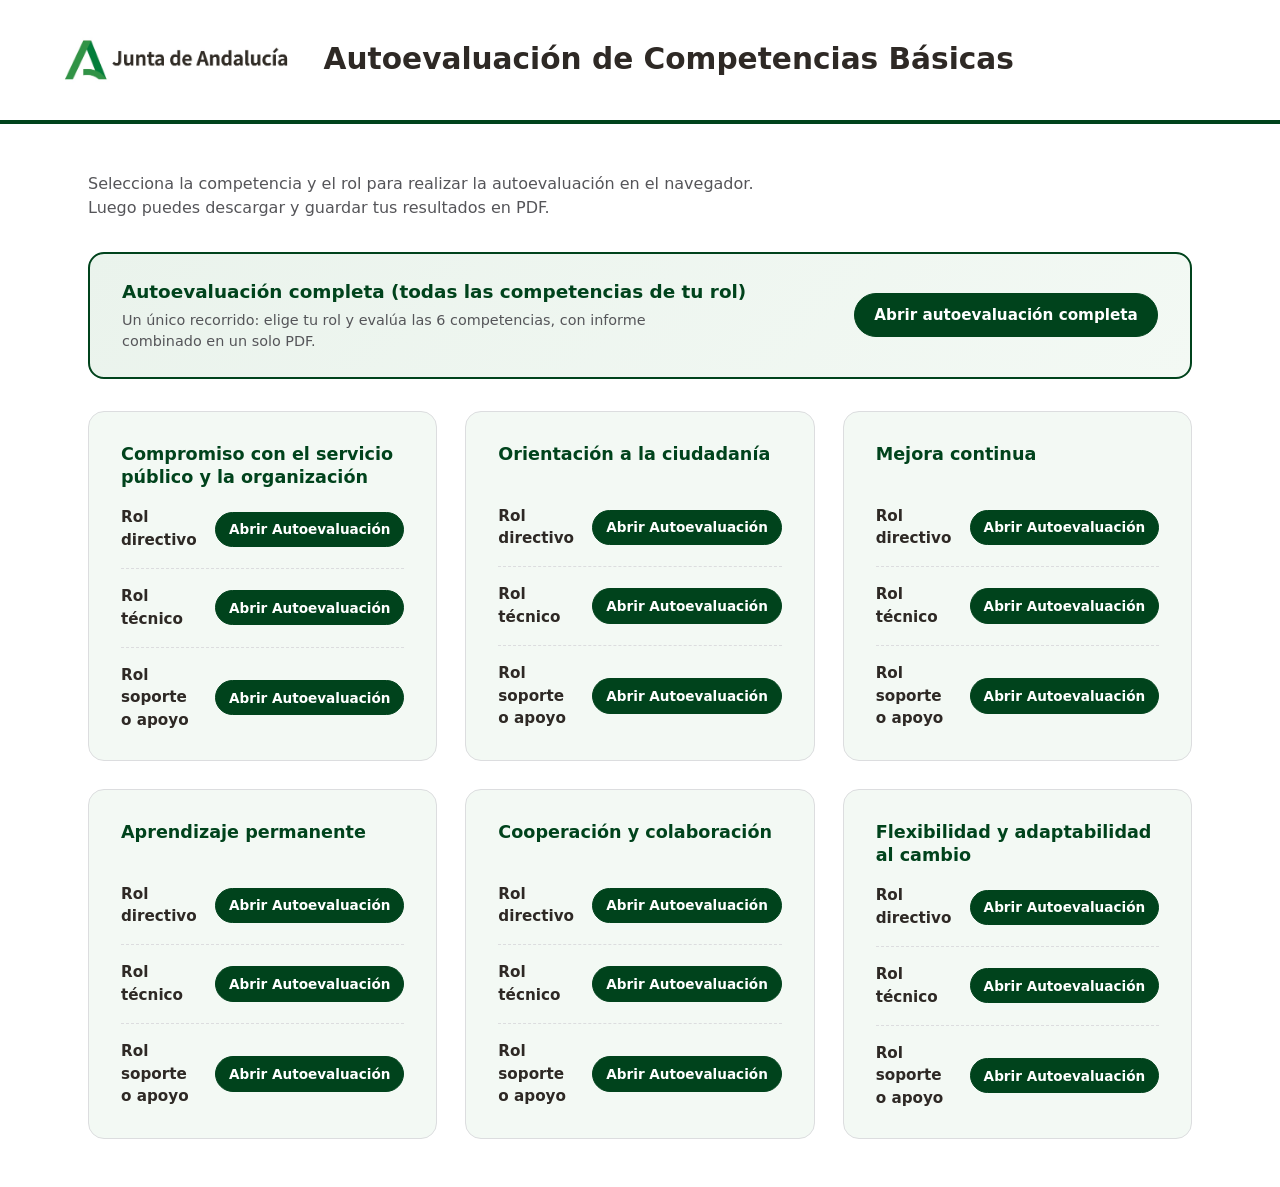
<file: index.html>
<!doctype html>
<html lang="es">
<head>
<meta charset="utf-8"/>
<meta name="viewport" content="width=device-width, initial-scale=1"/>
<title>Autoevaluación de Competencias Básicas · Junta de Andalucía</title>
<style>
  :root{--verde:#00431c;--verde2:#005a25;--tinta:#2e2925;--suave:#f3f9f4;--borde:#dcdddf;--gris:#555559}
  *{box-sizing:border-box}
  body{margin:0;font-family:system-ui,-apple-system,"Segoe UI",Roboto,Arial,sans-serif;color:var(--tinta);background:#fff;line-height:1.5}
  header{display:flex;align-items:center;gap:1.25rem;padding:1.5rem clamp(1rem,4vw,3rem);border-bottom:4px solid var(--verde)}
  header img{height:72px;width:auto;flex:0 0 auto}
  header .h{display:flex;flex-direction:column;justify-content:center}
  header h1{margin:0;font-size:clamp(1.3rem,3vw,1.85rem);line-height:1.2}
  main{max-width:1200px;margin:0 auto;padding:clamp(1.25rem,4vw,3rem)}
  .intro{color:var(--gris);margin:0;max-width:70ch}
  .grid{display:grid;gap:1.75rem;grid-template-columns:repeat(auto-fill,minmax(340px,1fr));margin-top:2rem}
  .card{border:1px solid var(--borde);border-radius:16px;padding:1.75rem 2rem;background:var(--suave)}
  .card h2{margin:.2rem 0 1.1rem;font-size:1.1rem;line-height:1.3;min-height:2.5em;color:var(--verde)}
  .roles{list-style:none;margin:0;padding:0;display:flex;flex-direction:column;gap:1rem}
  .role{display:flex;flex-direction:row;align-items:center;justify-content:space-between;gap:1rem;padding-bottom:1rem;border-bottom:1px dashed var(--borde)}
  .role:last-child{border-bottom:0;padding-bottom:0}
  .role-name{font-weight:600;font-size:.95rem}
  .role-links{display:flex;gap:.5rem;flex-shrink:0}
  .btn{white-space:nowrap}
  .btn{display:inline-block;text-decoration:none;font-size:.85rem;font-weight:600;padding:.4rem .8rem;border-radius:999px;background:var(--verde);color:#fff;border:1px solid var(--verde)}
  .btn:hover{background:var(--verde2)}
  .btn-ghost{background:#fff;color:var(--verde);}
  .btn-ghost:hover{background:#eaf3ec}
  footer{max-width:1200px;margin:0 auto;padding:1.5rem clamp(1.25rem,4vw,3rem);color:var(--gris);font-size:.85rem;border-top:1px solid var(--borde)}
  .featured{display:flex;flex-wrap:wrap;align-items:center;justify-content:space-between;gap:1rem;margin:2rem 0 0;padding:1.5rem 2rem;border:2px solid var(--verde);border-radius:16px;background:linear-gradient(135deg,#eaf3ec,var(--suave))}
  .featured h2{margin:0 0 .25rem;font-size:1.15rem;color:var(--verde)}
  .featured p{margin:0;color:var(--gris);max-width:60ch;font-size:.9rem}
  .featured .btn{font-size:.95rem;padding:.6rem 1.2rem}
</style>
</head>
<body>
<header>
  <img src="media/Logo-JuntaAndalucia.jpg" alt="Junta de Andalucía"/>
  <div class="h">
    <h1>Autoevaluación de Competencias Básicas</h1>
  </div>
</header>
<main>
  <p class="intro">Selecciona la competencia y el rol para realizar la autoevaluación en el navegador.
  Luego puedes descargar y guardar tus resultados en PDF.</p>
  <section class="featured">
    <div>
      <h2>Autoevaluación completa (todas las competencias de tu rol)</h2>
      <p>Un único recorrido: elige tu rol y evalúa las 6 competencias, con informe combinado en un solo PDF.</p>
    </div>
    <a class="btn" href="SUPERSCORM/index.html">Abrir autoevaluación completa</a>
  </section>
  <div class="grid">
    <article class="card">
      <h2>Compromiso con el servicio público y la organización</h2>
      <ul class="roles">
        <li class="role">
          <span class="role-name">Rol directivo</span>
          <span class="role-links">
            <a class="btn" href="Compromiso%20SPO_Rol%20directivo/index.html">Abrir Autoevaluación</a>
          </span>
        </li>
        <li class="role">
          <span class="role-name">Rol técnico</span>
          <span class="role-links">
            <a class="btn" href="Compromiso%20SPO_Rol%20t%C3%A9cnico/index.html">Abrir Autoevaluación</a>
          </span>
        </li>
        <li class="role">
          <span class="role-name">Rol soporte o apoyo</span>
          <span class="role-links">
            <a class="btn" href="Compromiso%20SPO_Rol%20soporte%20o%20apoyo/index.html">Abrir Autoevaluación</a>
          </span>
        </li>
      </ul>
    </article>
    <article class="card">
      <h2>Orientación a la ciudadanía</h2>
      <ul class="roles">
        <li class="role">
          <span class="role-name">Rol directivo</span>
          <span class="role-links">
            <a class="btn" href="Orientaci%C3%B3n%20a%20la%20ciudadan%C3%ADa_Rol%20directivo/index.html">Abrir Autoevaluación</a>
          </span>
        </li>
        <li class="role">
          <span class="role-name">Rol técnico</span>
          <span class="role-links">
            <a class="btn" href="Orientaci%C3%B3n%20a%20la%20ciudadan%C3%ADa_Rol%20t%C3%A9cnico/index.html">Abrir Autoevaluación</a>
          </span>
        </li>
        <li class="role">
          <span class="role-name">Rol soporte o apoyo</span>
          <span class="role-links">
            <a class="btn" href="Orientaci%C3%B3n%20a%20la%20ciudadan%C3%ADa_Rol%20soporte%20o%20apoyo/index.html">Abrir Autoevaluación</a>
          </span>
        </li>
      </ul>
    </article>
    <article class="card">
      <h2>Mejora continua</h2>
      <ul class="roles">
        <li class="role">
          <span class="role-name">Rol directivo</span>
          <span class="role-links">
            <a class="btn" href="Mejora%20continua_Rol%20directivo/index.html">Abrir Autoevaluación</a>
          </span>
        </li>
        <li class="role">
          <span class="role-name">Rol técnico</span>
          <span class="role-links">
            <a class="btn" href="Mejora%20continua_Rol%20t%C3%A9cnico/index.html">Abrir Autoevaluación</a>
          </span>
        </li>
        <li class="role">
          <span class="role-name">Rol soporte o apoyo</span>
          <span class="role-links">
            <a class="btn" href="Mejora%20continua_Rol%20soporte%20o%20apoyo/index.html">Abrir Autoevaluación</a>
          </span>
        </li>
      </ul>
    </article>
    <article class="card">
      <h2>Aprendizaje permanente</h2>
      <ul class="roles">
        <li class="role">
          <span class="role-name">Rol directivo</span>
          <span class="role-links">
            <a class="btn" href="Aprendizaje%20permanente_Rol%20directivo/index.html">Abrir Autoevaluación</a>
          </span>
        </li>
        <li class="role">
          <span class="role-name">Rol técnico</span>
          <span class="role-links">
            <a class="btn" href="Aprendizaje%20permanente_Rol%20t%C3%A9cnico/index.html">Abrir Autoevaluación</a>
          </span>
        </li>
        <li class="role">
          <span class="role-name">Rol soporte o apoyo</span>
          <span class="role-links">
            <a class="btn" href="Aprendizaje%20permanente_Rol%20soporte%20o%20apoyo/index.html">Abrir Autoevaluación</a>
          </span>
        </li>
      </ul>
    </article>
    <article class="card">
      <h2>Cooperación y colaboración</h2>
      <ul class="roles">
        <li class="role">
          <span class="role-name">Rol directivo</span>
          <span class="role-links">
            <a class="btn" href="Cooperaci%C3%B3n%20y%20colaboraci%C3%B3n_Rol%20directivo/index.html">Abrir Autoevaluación</a>
          </span>
        </li>
        <li class="role">
          <span class="role-name">Rol técnico</span>
          <span class="role-links">
            <a class="btn" href="Cooperaci%C3%B3n%20y%20colaboraci%C3%B3n_Rol%20t%C3%A9cnico/index.html">Abrir Autoevaluación</a>
          </span>
        </li>
        <li class="role">
          <span class="role-name">Rol soporte o apoyo</span>
          <span class="role-links">
            <a class="btn" href="Cooperaci%C3%B3n%20y%20colaboraci%C3%B3n_Rol%20soporte%20o%20apoyo/index.html">Abrir Autoevaluación</a>
          </span>
        </li>
      </ul>
    </article>
    <article class="card">
      <h2>Flexibilidad y adaptabilidad al cambio</h2>
      <ul class="roles">
        <li class="role">
          <span class="role-name">Rol directivo</span>
          <span class="role-links">
            <a class="btn" href="Flexibilidad%20y%20adaptabilidad%20al%20cambio_Rol%20directivo/index.html">Abrir Autoevaluación</a>
          </span>
        </li>
        <li class="role">
          <span class="role-name">Rol técnico</span>
          <span class="role-links">
            <a class="btn" href="Flexibilidad%20y%20adaptabilidad%20al%20cambio_Rol%20t%C3%A9cnico/index.html">Abrir Autoevaluación</a>
          </span>
        </li>
        <li class="role">
          <span class="role-name">Rol soporte o apoyo</span>
          <span class="role-links">
            <a class="btn" href="Flexibilidad%20y%20adaptabilidad%20al%20cambio_Rol%20soporte%20o%20apoyo/index.html">Abrir Autoevaluación</a>
          </span>
        </li>
      </ul>
    </article>
  </div>
</main>
</body>
</html>
</file>
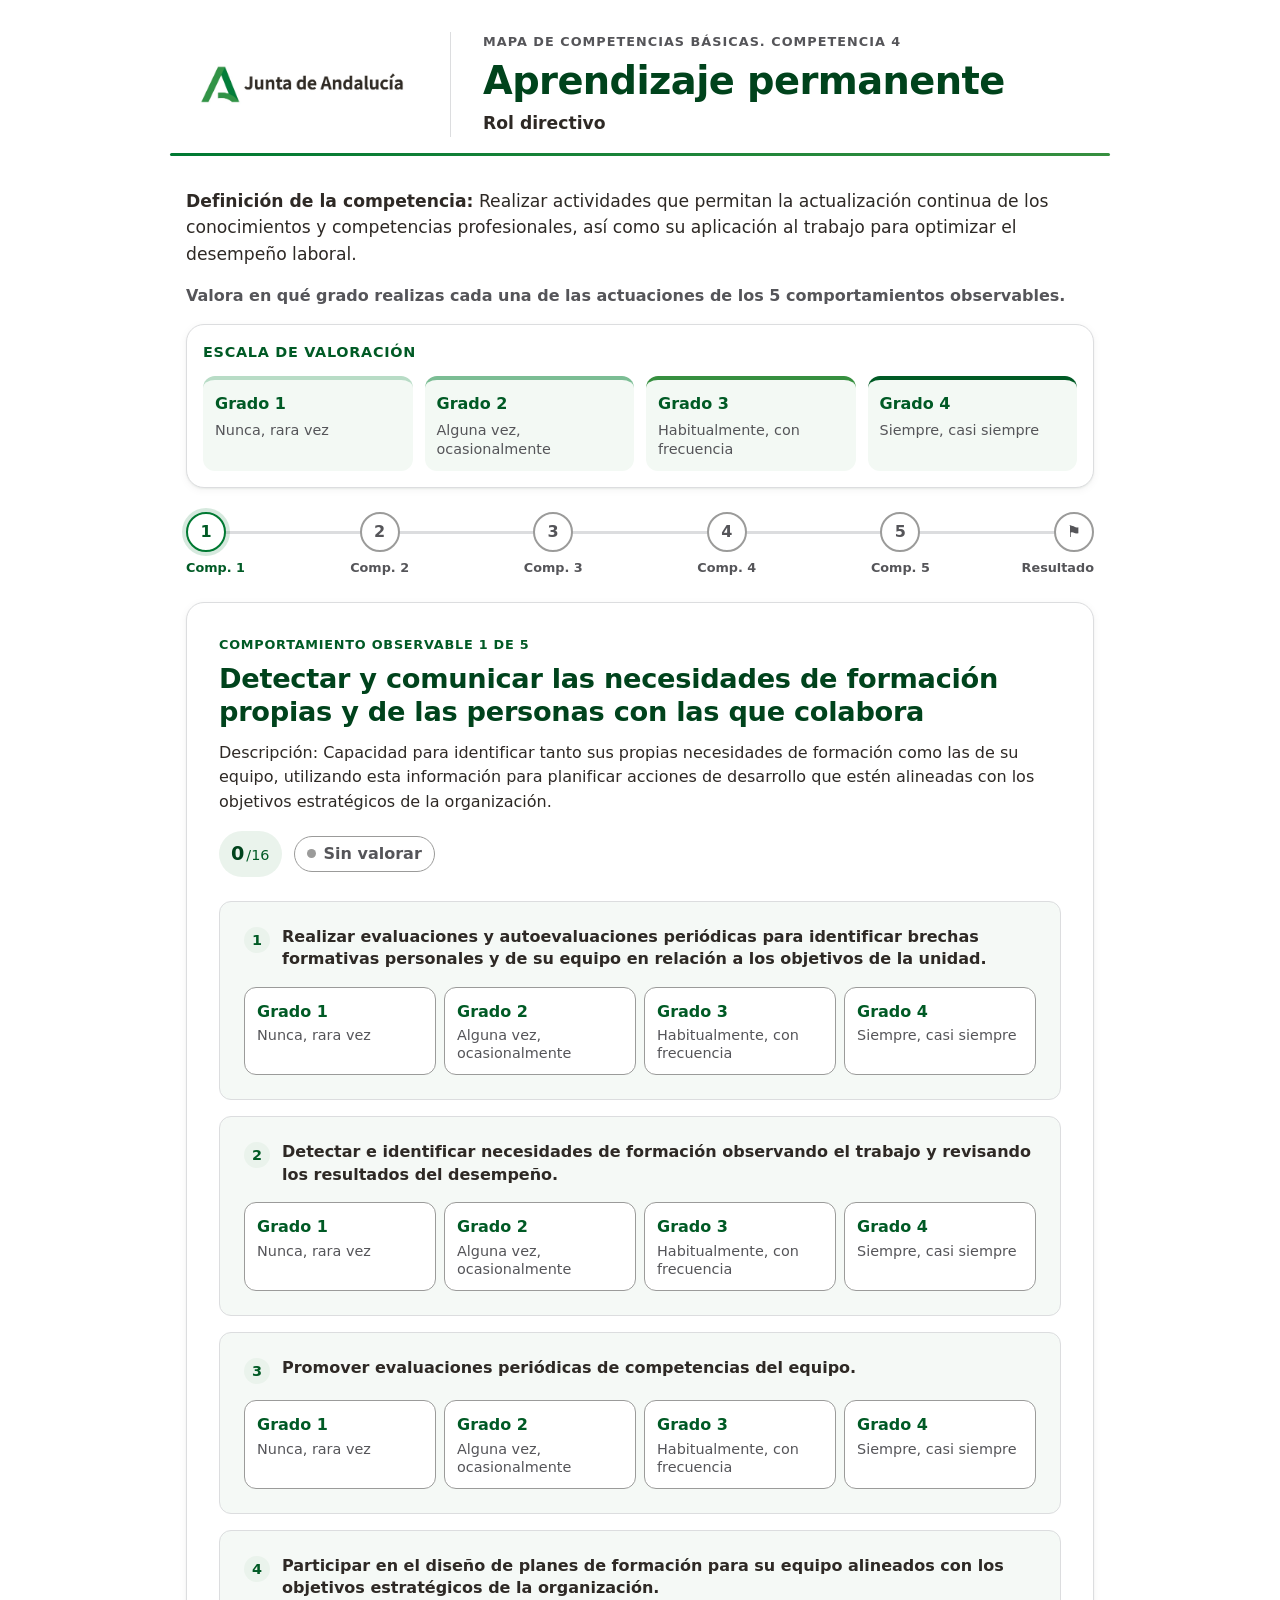
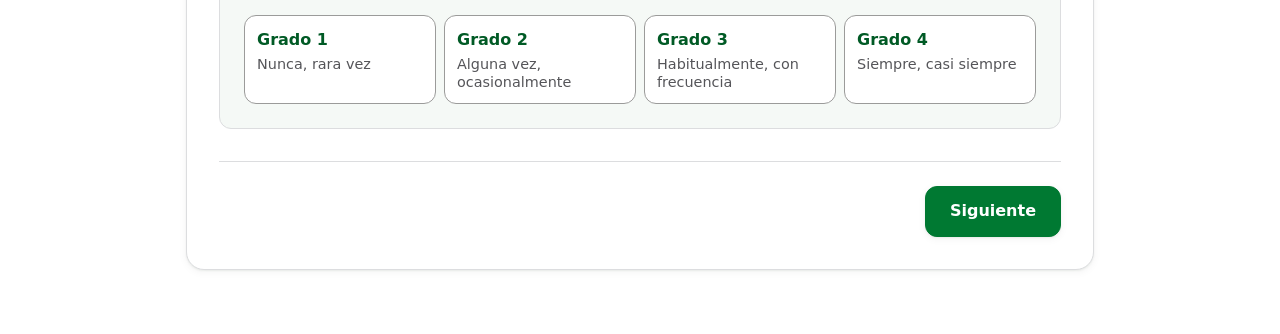
<file: Aprendizaje permanente_Rol directivo/index.html>
<!doctype html>
<html lang="es">
<head>
  <meta charset="utf-8"/>
  <meta name="viewport" content="width=device-width, initial-scale=1"/>
  <title>Autoevaluación de Competencias Básicas</title>
  <link rel="stylesheet" href="css/styles.css"/>
  <script defer src="scripts/scorm.global.js"></script>
  <script defer src="scripts/scorm12_api.js"></script>
  <script defer src="scripts/jspdf.global.js"></script>
  <script defer src="scripts/app.js"></script>
</head>
<body>
  <a class="skip-link" href="#contenido">Saltar al contenido principal</a>

  <header class="site-header">
    <img class="site-logo" src="media/Logo-JuntaAndalucia.jpg" alt="Junta de Andalucía"/>
    <div class="site-heading">
      <p class="kicker" id="rb-competency"></p>
      <h1 id="rb-title">Autoevaluación de Competencias Básicas</h1>
      <p class="rol"><span class="visually-hidden">Rol evaluado: </span><span id="rb-rol"></span></p>
    </div>
  </header>
  <hr class="header-rule"/>

  <main class="container" id="contenido">
    <section class="intro" aria-labelledby="intro-h">
      <h2 id="intro-h" class="visually-hidden">Instrucciones</h2>
      <p id="rb-definition" class="definition"></p>
      <p id="rb-instructions" class="muted"></p>
      <div class="legend">
        <p class="legend-title">Escala de valoración</p>
        <ul class="legend-list" id="rb-legend"></ul>
      </div>
    </section>

    <!-- Barra de progreso (la construye app.js) -->
    <nav class="stepper" id="stepper" aria-label="Progreso de la autoevaluación"></nav>

    <!-- Anuncio de cambio de paso para lectores de pantalla -->
    <p class="visually-hidden" id="wizard-status" aria-live="polite"></p>

    <!-- Pasos del asistente (los construye app.js) -->
    <form id="wizard" novalidate>
      <div id="steps"></div>
    </form>

    <div id="err" class="alert" role="alert" hidden></div>
  </main>
</body>
</html>
</file>
<file: Aprendizaje permanente_Rol directivo/css/styles.css>
/* css/styles.css — Rúbrica interactiva · Junta de Andalucía
   Asistente por pasos accesible (WCAG 2.1 AA). Sistema de diseño con escalas
   coherentes de espaciado y tipografía; selector de grado en segmentos táctiles. */

:root {
  /* ---- Color: paleta oficial Junta de Andalucía ----
     Decreto 218/2020 · Manual de Diseño Gráfico.
     Tríada esencial: Pantone 356 C, Pantone 7740 C, Pantone Black C.
     Complementaria: Pantone 322 C + Cool Grays. */
  --bg: #ffffff;
  --surface: #ffffff;
  --surface-2: #f5f9f6;          /* relleno suave alternativo (matiz del 356) */
  --text: #2e2925;               /* Pantone Black C — negro corporativo */
  --muted: #555559;              /* Cool Gray 11 C — AA sobre blanco y verde-soft */
  --border: #dcdddf;             /* gris frío suave (degradado de Cool Gray 3) */
  --border-strong: #9b9b9a;      /* Cool Gray 7 C */
  --danger: #a3231b;
  --danger-soft: #fdeceb;

  --verde-junta: #007932;        /* Pantone 356 C — verde corporativo principal */
  --verde-junta-2: #368f3f;      /* Pantone 7740 C — segundo verde (acentos) */
  --verde-junta-dark: #005a25;   /* degradado oscuro del 356 — texto/títulos (AA) */
  --verde-junta-deep: #00431c;   /* degradado más oscuro — titulares */
  --verde-junta-soft: #eaf3ec;   /* relleno de panels/badges (matiz del 356) */
  --verde-junta-tint: #f3f9f4;   /* relleno aún más suave */
  --teal: #007078;               /* Pantone 322 C — acento complementario (uso mínimo) */
  --on-verde: #ffffff;

  --focus: #2e2925;              /* Pantone Black C — foco de alto contraste y de marca */

  /* ---- Espaciado (escala 4) ---- */
  --sp-1: 4px;
  --sp-2: 8px;
  --sp-3: 12px;
  --sp-4: 16px;
  --sp-5: 24px;
  --sp-6: 32px;
  --sp-7: 48px;
  --sp-8: 64px;

  /* ---- Tipografía ---- */
  --font: system-ui, -apple-system, "Segoe UI", Roboto, Ubuntu, "Helvetica Neue", Arial, sans-serif;
  --fs-eyebrow: .8rem;
  --fs-small: .9rem;
  --fs-body: 1rem;
  --fs-lead: 1.075rem;
  --fs-h3: clamp(1.05rem, 1.4vw, 1.2rem);
  --fs-h2: clamp(1.35rem, 2.2vw, 1.7rem);
  --fs-h1: clamp(1.75rem, 3.4vw, 2.4rem);
  --fs-kpi: clamp(2.75rem, 6vw, 3.75rem);

  /* ---- Forma y elevación ---- */
  --radius-sm: 8px;
  --radius: 12px;
  --radius-lg: 18px;
  --radius-pill: 999px;
  --elev-1: 0 1px 2px rgba(0, 40, 15, .06), 0 2px 8px rgba(0, 40, 15, .05);
  --elev-2: 0 4px 12px rgba(0, 40, 15, .08), 0 12px 32px rgba(0, 40, 15, .07);
  --ring: 0 0 0 4px rgba(0, 121, 50, .16);
}

* { box-sizing: border-box; }

html { scroll-behavior: smooth; }

html, body {
  margin: 0;
  background: var(--bg);
  color: var(--text);
  font-family: var(--font);
  font-size: 16px;
  line-height: 1.55;
  -webkit-font-smoothing: antialiased;
  text-rendering: optimizeLegibility;
}

.container {
  max-width: 940px;
  margin: 0 auto;
  padding: 0 var(--sp-4) var(--sp-8);
}

/* --- Utilidades --- */
.visually-hidden {
  position: absolute !important;
  width: 1px; height: 1px;
  margin: -1px; padding: 0; border: 0;
  clip: rect(0 0 0 0);
  clip-path: inset(50%);
  overflow: hidden;
  white-space: nowrap;
}
.muted { color: var(--muted); }
.small { font-size: var(--fs-small); }

/* --- Foco visible global --- */
:focus-visible {
  outline: 3px solid var(--focus);
  outline-offset: 2px;
  border-radius: 4px;
}

/* --- Enlace de salto --- */
.skip-link {
  position: absolute;
  left: -999px; top: 0;
  z-index: 1000;
  background: var(--verde-junta);
  color: var(--on-verde);
  padding: var(--sp-3) var(--sp-4);
  border-radius: 0 0 var(--radius-sm) 0;
  font-weight: 600;
}
.skip-link:focus { left: 0; }

/* ===================== Cabecera ===================== */
.site-header {
  display: flex;
  flex-wrap: wrap;
  align-items: center;
  gap: var(--sp-5) var(--sp-6);
  max-width: 940px;
  margin: 0 auto;
  padding: var(--sp-6) var(--sp-4) var(--sp-4);
}
/* Área de protección del logotipo (manual de identidad): aire a su alrededor.
   align-self:center lo centra verticalmente respecto al bloque .site-heading. */
.site-logo { width: 232px; max-width: 66vw; height: auto; align-self: center; }
.site-heading {
  flex: 1 1 320px;
  padding-left: var(--sp-6);
  border-left: 1.5px solid var(--border);
}
.kicker {
  margin: 0 0 var(--sp-2);
  color: var(--muted);
  font-size: var(--fs-eyebrow);
  font-weight: 700;
  text-transform: uppercase;
  letter-spacing: .08em;
}
.site-header h1 {
  margin: 0;
  color: var(--verde-junta-deep);
  font-size: var(--fs-h1);
  line-height: 1.1;
  letter-spacing: -.015em;
}
.rol {
  margin: var(--sp-2) 0 0;
  font-size: var(--fs-lead);
  font-weight: 600;
  color: var(--text);
}
.header-rule {
  max-width: 940px;
  margin: 0 auto;
  height: 3px;
  border: 0;
  border-radius: var(--radius-pill);
  /* Acento institucional: los dos verdes corporativos (356 → 7740). */
  background: linear-gradient(90deg, var(--verde-junta), var(--verde-junta-2));
}

/* ===================== Intro / escala ===================== */
.intro { margin: var(--sp-6) 0 var(--sp-5); }
.definition {
  font-size: var(--fs-lead);
  margin: 0 0 var(--sp-4);
}

/* Leyenda de la escala: 4 tarjetas con acento verde graduado (claro → oscuro),
   que comunica visualmente la intensidad de cada grado. */
.legend {
  border: 1px solid var(--border);
  border-radius: var(--radius-lg);
  background: var(--surface);
  box-shadow: var(--elev-1);
  padding: var(--sp-4);
}
.legend-title {
  margin: 0 0 var(--sp-3);
  font-size: var(--fs-small);
  font-weight: 700;
  text-transform: uppercase;
  letter-spacing: .05em;
  color: var(--verde-junta-dark);
}
.legend-list {
  list-style: none;
  margin: 0; padding: 0;
  display: grid;
  grid-template-columns: repeat(4, 1fr);
  gap: var(--sp-3);
}
.legend-item {
  display: flex;
  flex-direction: column;
  gap: var(--sp-1);
  padding: var(--sp-3);
  border-radius: var(--radius);
  background: var(--verde-junta-tint);
  border-top: 4px solid var(--verde-junta);
}
.legend-item:nth-child(1) { border-top-color: #b8dcc6; }
.legend-item:nth-child(2) { border-top-color: #7bbd94; }
.legend-item:nth-child(3) { border-top-color: var(--verde-junta-2); }
.legend-item:nth-child(4) { border-top-color: var(--verde-junta-dark); }
.legend-grade { font-weight: 700; color: var(--verde-junta-dark); }
.legend-desc { color: var(--muted); font-size: var(--fs-small); line-height: 1.35; }

/* ===================== Barra de progreso (stepper) ===================== */
.stepper { margin: var(--sp-5) 0; }
.stepper-list {
  list-style: none;
  margin: 0; padding: 0 0 26px;      /* hueco inferior para las etiquetas ancladas */
  position: relative;
  display: flex;
  justify-content: space-between;    /* primer punto al borde izq., último al der. */
}
/* Línea de progreso: pista gris a lo ancho + relleno verde hasta el paso actual */
.stepper-list::before,
.stepper-list::after {
  content: "";
  position: absolute;
  top: 19px;
  height: 3px;
  border-radius: var(--radius-pill);
}
.stepper-list::before { left: 20px; right: 20px; background: var(--border); }
.stepper-list::after {
  left: 20px;
  width: calc((100% - 40px) * var(--progress, 0));
  background: var(--verde-junta);
  transition: width .2s ease;
}
.stepper-item {
  position: relative;
  z-index: 1;
  flex: 0 0 40px;
}
.stepper-btn {
  display: block;
  width: 40px;
  padding: 0;
  background: none;
  border: 0;
  cursor: pointer;
  color: var(--muted);
  font: inherit;
}
.stepper-dot {
  display: grid;
  place-items: center;
  width: 40px; height: 40px;
  border-radius: 50%;
  background: var(--surface);
  border: 2px solid var(--border-strong);
  color: var(--muted);
  font-weight: 700;
  transition: transform .15s ease, background .15s ease, border-color .15s ease;
}
.stepper-label {
  position: absolute;
  top: 46px;
  left: 50%;
  transform: translateX(-50%);
  white-space: nowrap;
  font-size: var(--fs-eyebrow);
  font-weight: 600;
  color: inherit;
}
.stepper-item:first-child .stepper-label { left: 0; transform: none; text-align: left; }
.stepper-item:last-child  .stepper-label { left: auto; right: 0; transform: none; text-align: right; }
.stepper-item.is-done .stepper-dot {
  background: var(--verde-junta);
  border-color: var(--verde-junta);
  color: var(--on-verde);
}
.stepper-item.is-current .stepper-dot {
  background: var(--surface);
  border-color: var(--verde-junta);
  color: var(--verde-junta-dark);
  box-shadow: var(--ring);
}
.stepper-item.is-current .stepper-btn,
.stepper-item.is-done .stepper-btn { color: var(--verde-junta-dark); }
.stepper-btn:focus-visible { outline: none; }
.stepper-btn:focus-visible .stepper-dot {
  outline: 3px solid var(--focus);
  outline-offset: 2px;
}

/* ===================== Paso / panel ===================== */
.panel {
  background: var(--surface);
  border: 1px solid var(--border);
  border-radius: var(--radius-lg);
  box-shadow: var(--elev-1);
  padding: var(--sp-6);
}
.step[hidden] { display: none; }

.step-header { margin-bottom: var(--sp-5); }
.step-eyebrow {
  margin: 0 0 var(--sp-2);
  color: var(--verde-junta-dark);
  font-size: var(--fs-eyebrow);
  font-weight: 700;
  text-transform: uppercase;
  letter-spacing: .06em;
}
.step-title {
  margin: 0;
  color: var(--verde-junta-deep);
  font-size: var(--fs-h2);
  line-height: 1.2;
  letter-spacing: -.01em;
}
.step-title:focus-visible { outline-offset: 4px; }
.step-desc {
  margin: var(--sp-3) 0 0;
  color: var(--text);
}

/* Puntuación del paso + nivel, alineados en una fila */
.step-score {
  display: flex;
  align-items: center;
  flex-wrap: wrap;
  gap: var(--sp-3);
  margin-top: var(--sp-4);
}
.score-pill {
  display: inline-flex;
  align-items: baseline;
  gap: 2px;
  padding: var(--sp-2) var(--sp-3);
  border-radius: var(--radius-pill);
  background: var(--verde-junta-soft);
  color: var(--verde-junta-deep);
  font-variant-numeric: tabular-nums;
}
.score-num { font-size: 1.2rem; font-weight: 600; }
.score-den { font-size: var(--fs-small); color: var(--verde-junta-dark); }
.step-note { margin: var(--sp-2) 0 0; color: var(--muted); max-width: 70ch; }

/* Badge de nivel */
.badge {
  display: inline-flex;
  align-items: center;
  gap: var(--sp-2);
  background: var(--surface);
  border: 1.5px solid var(--verde-junta);
  color: var(--verde-junta-dark);
  font-weight: 700;
  padding: var(--sp-2) var(--sp-3);
  border-radius: var(--radius-pill);
  line-height: 1.1;
}
.badge::before {
  content: "";
  width: 9px; height: 9px;
  border-radius: 50%;
  background: var(--verde-junta);
}
.badge.is-empty { border-color: var(--border-strong); color: var(--muted); }
.badge.is-empty::before { background: var(--border-strong); }
.badge-lg { font-size: var(--fs-lead); padding: var(--sp-3) var(--sp-4); }

/* ===================== Item (actuación) + segmentos ===================== */
.items { display: flex; flex-direction: column; gap: var(--sp-4); }
.item {
  margin: 0; padding: var(--sp-5);
  border: 1px solid var(--border);
  border-radius: var(--radius);
  background: var(--surface-2);
}
.item-legend {
  display: flex;
  align-items: flex-start;
  gap: var(--sp-3);
  margin: 0 0 var(--sp-4);
  font-weight: 600;
  line-height: 1.4;
  color: var(--text);
}
.item-index {
  flex: 0 0 auto;
  margin-top: 1px;
  display: grid;
  place-items: center;
  width: 26px; height: 26px;
  border-radius: 50%;
  background: var(--verde-junta-soft);
  color: var(--verde-junta-dark);
  font-size: var(--fs-small);
  font-weight: 700;
}

.segments {
  display: grid;
  grid-template-columns: repeat(4, 1fr);
  gap: var(--sp-2);
}
.seg { position: relative; margin: 0; cursor: pointer; display: flex; }
.seg input {
  position: absolute;
  opacity: 0;
  width: 1px; height: 1px;
  margin: 0;
}
.seg-body {
  flex: 1;               /* iguala la altura de los 4 segmentos de la fila */
  display: flex;
  flex-direction: column;
  align-items: flex-start;
  gap: 2px;
  min-height: 60px;
  padding: var(--sp-3);
  border: 1.5px solid var(--border-strong);
  border-radius: var(--radius);
  background: var(--surface);
  transition: border-color .12s ease, background .12s ease, box-shadow .12s ease;
}
.seg-grade { font-weight: 800; color: var(--verde-junta-dark); white-space: nowrap; }
.seg-desc { font-size: var(--fs-small); color: var(--muted); line-height: 1.25; }
.seg-check {
  position: absolute;
  top: var(--sp-2); right: var(--sp-2);
  display: grid; place-items: center;
  width: 20px; height: 20px;
  border-radius: 50%;
  background: var(--verde-junta);
  color: var(--on-verde);
  font-size: 13px; font-weight: 700;
  opacity: 0;
  transform: scale(.6);
  transition: opacity .12s ease, transform .12s ease;
}
.seg:hover .seg-body { border-color: var(--verde-junta-2); background: var(--verde-junta-tint); }
.seg input:checked + .seg-body {
  border-color: var(--verde-junta);
  background: var(--verde-junta-soft);
  box-shadow: inset 0 0 0 1.5px var(--verde-junta);
}
.seg input:checked + .seg-body .seg-check { opacity: 1; transform: scale(1); }
.seg input:focus-visible + .seg-body {
  outline: 3px solid var(--focus);
  outline-offset: 2px;
}

/* ===================== Navegación del paso ===================== */
.step-nav {
  display: flex;
  justify-content: space-between;
  gap: var(--sp-3);
  margin-top: var(--sp-6);
  padding-top: var(--sp-5);
  border-top: 1px solid var(--border);
}
.step-nav.end-only { justify-content: flex-end; }

/* ===================== Botones ===================== */
.btn {
  --btn-bg: var(--verde-junta);
  --btn-fg: var(--on-verde);
  --btn-bd: var(--verde-junta);
  display: inline-flex;
  align-items: center;
  gap: var(--sp-2);
  background: var(--btn-bg);
  border: 1.5px solid var(--btn-bd);
  color: var(--btn-fg);
  padding: var(--sp-3) var(--sp-5);
  border-radius: var(--radius);
  font: inherit;
  font-weight: 600;
  cursor: pointer;
  transition: background .12s ease, border-color .12s ease, transform .06s ease;
}
.btn:hover { --btn-bg: var(--verde-junta-dark); --btn-bd: var(--verde-junta-dark); }
.btn:active { transform: translateY(1px); }
.btn.primary { font-weight: 700; box-shadow: var(--elev-1); }
.btn-ghost {
  --btn-bg: transparent;
  --btn-fg: var(--verde-junta-dark);
  --btn-bd: var(--border-strong);
}
.btn-ghost:hover {
  --btn-bg: var(--verde-junta-soft);
  --btn-fg: var(--verde-junta-dark);
  --btn-bd: var(--verde-junta);
}
.btn[disabled] { opacity: .45; cursor: not-allowed; }
.btn[disabled]:active { transform: none; }
.btn-row { display: flex; gap: var(--sp-3); flex-wrap: wrap; margin: var(--sp-5) 0 var(--sp-3); }

/* ===================== Paso final: resultado ===================== */
.result-step { text-align: left; }
.result-hero {
  display: flex;
  align-items: center;
  flex-wrap: wrap;
  gap: var(--sp-5) var(--sp-6);
  margin: var(--sp-5) 0;
  padding: var(--sp-5);
  border-radius: var(--radius-lg);
  background: linear-gradient(135deg, var(--verde-junta-soft), var(--verde-junta-tint));
  border: 1px solid var(--verde-junta);
}
.result-figure { flex: 0 0 auto; }
.kpi {
  display: flex;
  align-items: baseline;
  gap: 2px;
  color: var(--verde-junta-deep);
  font-variant-numeric: tabular-nums;
  line-height: 1;
}
.kpi #global-score { font-size: var(--fs-kpi); font-weight: 800; letter-spacing: -.02em; }
.kpi-unit { font-size: 1.5rem; font-weight: 700; color: var(--verde-junta-dark); }
.result-verdict { flex: 1 1 260px; }
.result-verdict .note { margin: var(--sp-3) 0 0; color: var(--text); max-width: 62ch; }

.result-areas { display: flex; flex-direction: column; gap: var(--sp-2); margin-top: var(--sp-5); }
.result-area {
  display: flex;
  align-items: center;
  gap: var(--sp-3);
  flex-wrap: wrap;
  padding: var(--sp-3) var(--sp-4);
  border: 1px solid var(--border);
  border-radius: var(--radius);
  background: var(--surface);
}
.result-area-name { flex: 1 1 240px; font-weight: 600; }
.result-area .score-pill { flex: 0 0 auto; }

/* ===================== Estados ===================== */
#completado {
  margin-top: var(--sp-4);
  padding: var(--sp-4);
  border-radius: var(--radius);
  background: var(--verde-junta-soft);
  border: 1.5px solid var(--verde-junta);
  color: var(--verde-junta-deep);
  font-weight: 700;
  text-align: center;
}
.alert {
  margin-top: var(--sp-4);
  padding: var(--sp-4);
  border: 1.5px solid var(--danger);
  color: var(--danger);
  background: var(--danger-soft);
  border-radius: var(--radius);
}

/* ===================== Responsive ===================== */
@media (max-width: 720px) {
  .panel { padding: var(--sp-4); }
  .item { padding: var(--sp-4); }
  .legend-list { grid-template-columns: repeat(2, 1fr); }
  .stepper-label { display: none; }         /* deja solo los puntos numerados */
  .segments { grid-template-columns: repeat(2, 1fr); }
  .site-heading { border-left: 0; padding-left: 0; }
}
@media (max-width: 430px) {
  .segments { grid-template-columns: 1fr; }
  .seg-body { flex-direction: row; align-items: center; gap: var(--sp-3); min-height: 52px; }
  .seg-grade { flex: 0 0 auto; }
  .seg-desc { flex: 1 1 auto; }
  .seg-check { position: static; margin-left: auto; transform: scale(1); opacity: 0; }
  .seg input:checked + .seg-body .seg-check { opacity: 1; }
  .step-nav { flex-direction: column-reverse; }
  .step-nav .btn { width: 100%; justify-content: center; }
}

@media (prefers-reduced-motion: reduce) {
  html { scroll-behavior: auto; }
  * { transition: none !important; animation: none !important; }
}

/* ===================== Impresión (respaldo) ===================== */
@media print {
  .stepper, .step-nav, .btn-row, .skip-link { display: none !important; }
  .step[hidden] { display: block !important; }
  .panel { box-shadow: none; border: 1px solid #ccc; }
  body { background: #fff; color: #000; }
}

/* ===================================================================
   SUPERSCORM — vistas propias (elección de rol, menú, modal).
   Solo se usan en el paquete SUPERSCORM; los 18 paquetes no las aplican.
   =================================================================== */
.view { margin-top: var(--sp-4); }
.view[hidden] { display: none !important; }
.view-title { font-size: var(--fs-h2); color: var(--verde-junta-deep); margin: 0 0 var(--sp-2); }
.view-head {
  display: flex;
  align-items: flex-start;
  justify-content: space-between;
  gap: var(--sp-4);
  flex-wrap: wrap;
  margin-bottom: var(--sp-4);
}

/* ---- Vista 1: elección de rol ---- */
.role-grid {
  list-style: none;
  margin: var(--sp-5) 0 0;
  padding: 0;
  display: grid;
  grid-template-columns: repeat(3, 1fr);
  gap: var(--sp-4);
}
.role-card { margin: 0; }
.role-btn {
  width: 100%;
  display: flex;
  flex-direction: column;
  align-items: center;
  gap: var(--sp-3);
  padding: var(--sp-5) var(--sp-4);
  background: var(--surface);
  border: 1.5px solid var(--border);
  border-radius: var(--radius-lg);
  cursor: pointer;
  font: inherit;
  color: var(--text);
  box-shadow: var(--elev-1);
  transition: border-color .12s ease, box-shadow .12s ease, transform .06s ease;
}
.role-btn:hover {
  border-color: var(--verde-junta);
  box-shadow: var(--elev-2);
}
.role-btn:active { transform: translateY(1px); }
.role-img {
  display: block;
  width: 132px; height: 132px;
  border-radius: var(--radius);
  overflow: hidden;
  background: var(--verde-junta);
}
.role-img img { width: 100%; height: 100%; object-fit: cover; display: block; }
.role-name { font-weight: 700; font-size: var(--fs-lead); color: var(--verde-junta-deep); text-align: center; }

/* ---- Vista 2: menú de competencias ---- */
.progress-panel { margin: var(--sp-4) 0 var(--sp-5); }
.progress-track {
  height: 12px;
  background: var(--verde-junta-soft);
  border: 1px solid var(--border);
  border-radius: var(--radius-pill);
  overflow: hidden;
}
.progress-fill {
  height: 100%;
  width: 0%;
  background: linear-gradient(90deg, var(--verde-junta-2), var(--verde-junta));
  border-radius: var(--radius-pill);
  transition: width .25s ease;
}
.progress-label { margin: var(--sp-2) 0 0; font-weight: 600; color: var(--verde-junta-dark); }

.comp-grid {
  list-style: none;
  margin: 0;
  padding: 0;
  display: grid;
  grid-template-columns: repeat(2, 1fr);
  gap: var(--sp-4);
}
.comp-card {
  display: flex;
  flex-direction: column;
  gap: var(--sp-3);
  padding: var(--sp-5);
  background: var(--surface);
  border: 1.5px solid var(--border);
  border-radius: var(--radius-lg);
  box-shadow: var(--elev-1);
}
.comp-card.is-done { border-color: var(--verde-junta); background: var(--verde-junta-tint); }
.comp-card-head { display: flex; align-items: center; justify-content: space-between; gap: var(--sp-3); }
.comp-num {
  display: inline-flex;
  align-items: center;
  justify-content: center;
  width: 34px; height: 34px;
  border-radius: var(--radius-pill);
  background: var(--verde-junta-soft);
  color: var(--verde-junta-deep);
  font-weight: 800;
  border: 1.5px solid var(--verde-junta);
}
.comp-card.is-done .comp-num { background: var(--verde-junta); color: var(--on-verde); }
.comp-badge {
  font-size: var(--fs-small);
  font-weight: 600;
  color: var(--muted);
  padding: 2px var(--sp-3);
  border-radius: var(--radius-pill);
  background: var(--surface-2);
  border: 1px solid var(--border);
}
.comp-badge.is-done { color: var(--verde-junta-deep); background: var(--verde-junta-soft); border-color: var(--verde-junta); }
.comp-badge.is-progress { color: var(--verde-junta-dark); background: var(--verde-junta-tint); border-color: var(--verde-junta-2); }
.comp-name { margin: 0; font-size: var(--fs-h3); color: var(--verde-junta-deep); flex: 1 1 auto; }
.comp-open { align-self: flex-start; margin-top: auto; }

/* ---- Paso final: aviso de competencia completada (sutil) ---- */
.comp-done {
  margin: var(--sp-4) 0 0;
  padding: var(--sp-3) var(--sp-4);
  border-radius: var(--radius);
  background: var(--verde-junta-soft);
  border: 1px solid var(--verde-junta);
  color: var(--verde-junta-deep);
  font-weight: 600;
}

/* ---- Botón de peligro (reinicio) ---- */
.btn.danger {
  --btn-bg: var(--danger);
  --btn-fg: #fff;
  --btn-bd: var(--danger);
}
.btn.danger:hover { --btn-bg: #7f1a14; --btn-bd: #7f1a14; }

/* ---- Modal de confirmación ---- */
.modal {
  position: fixed;
  inset: 0;
  z-index: 2000;
  display: flex;
  align-items: center;
  justify-content: center;
  padding: var(--sp-4);
  background: rgba(0, 40, 15, .5);
}
.modal[hidden] { display: none; }
.modal-card {
  max-width: 460px;
  width: 100%;
  background: var(--surface);
  border-radius: var(--radius-lg);
  border: 1px solid var(--border);
  box-shadow: var(--elev-2);
  padding: var(--sp-5);
}
.modal-title { margin: 0 0 var(--sp-3); font-size: var(--fs-h3); color: var(--danger); }
.modal-desc { margin: 0; color: var(--text); }
.modal-actions { justify-content: flex-end; margin-bottom: 0; }

@media (max-width: 720px) {
  .role-grid { grid-template-columns: 1fr; }
  .comp-grid { grid-template-columns: 1fr; }
}
</file>
